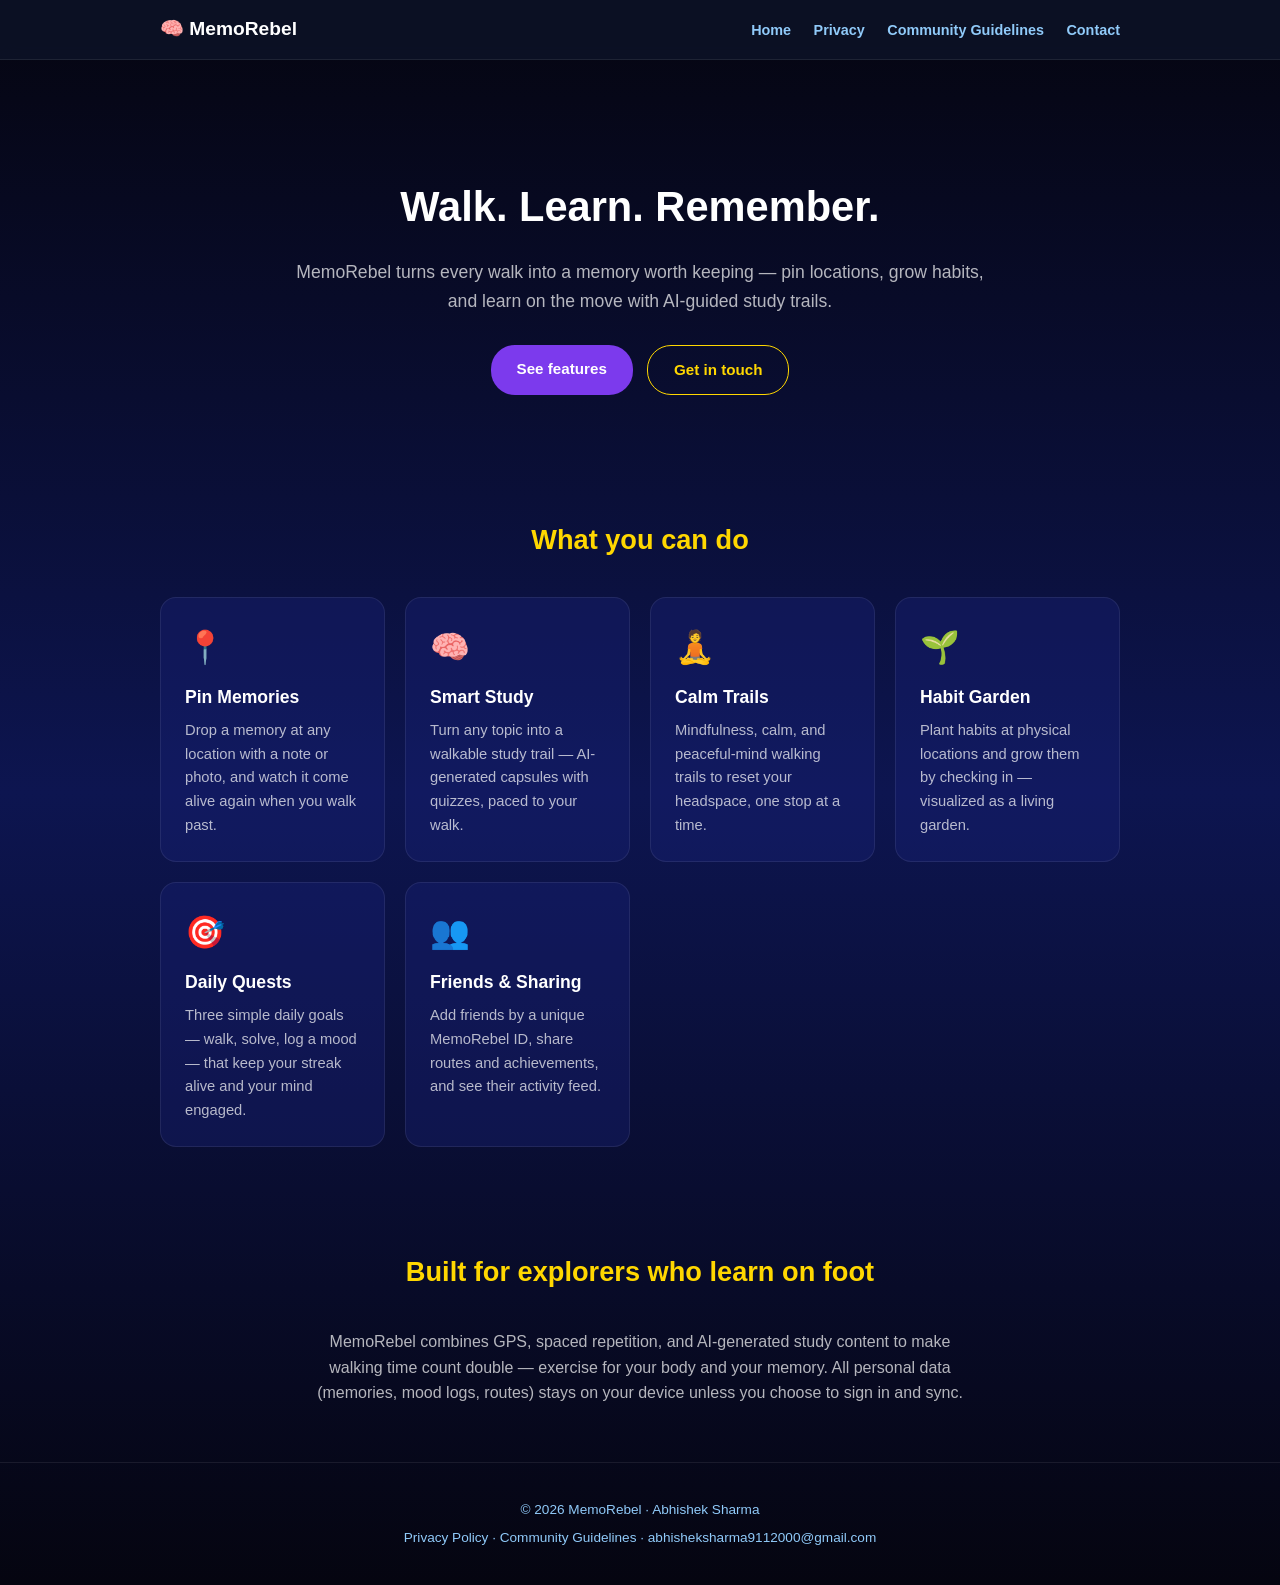
<file: index.html>
<!DOCTYPE html>
<html lang="en">
<head>
<meta charset="UTF-8">
<meta name="viewport" content="width=device-width, initial-scale=1.0">
<title>MemoRebel — Walk. Learn. Remember.</title>
<meta name="description" content="MemoRebel turns your walks into memory-pinning, habit-building, AI-powered learning journeys.">
<link rel="stylesheet" href="style.css">
</head>
<body>

<header class="nav">
  <div class="nav-inner">
    <a href="index.html" class="brand">🧠 MemoRebel</a>
    <nav>
      <a href="index.html">Home</a>
      <a href="privacy.html">Privacy</a>
      <a href="guidelines.html">Community Guidelines</a>
      <a href="mailto:abhisheksharma9112000@gmail.com">Contact</a>
    </nav>
  </div>
</header>

<section class="hero">
  <div class="hero-inner">
    <h1>Walk. Learn. Remember.</h1>
    <p class="tagline">MemoRebel turns every walk into a memory worth keeping — pin locations, grow habits,
       and learn on the move with AI-guided study trails.</p>
    <div class="cta-row">
      <a class="btn btn-primary" href="#features">See features</a>
      <a class="btn btn-outline" href="mailto:abhisheksharma9112000@gmail.com">Get in touch</a>
    </div>
  </div>
</section>

<section id="features" class="features">
  <div class="section-inner">
    <h2>What you can do</h2>
    <div class="grid">
      <div class="card">
        <div class="emoji">📍</div>
        <h3>Pin Memories</h3>
        <p>Drop a memory at any location with a note or photo, and watch it come alive again when you walk past.</p>
      </div>
      <div class="card">
        <div class="emoji">🧠</div>
        <h3>Smart Study</h3>
        <p>Turn any topic into a walkable study trail — AI-generated capsules with quizzes, paced to your walk.</p>
      </div>
      <div class="card">
        <div class="emoji">🧘</div>
        <h3>Calm Trails</h3>
        <p>Mindfulness, calm, and peaceful-mind walking trails to reset your headspace, one stop at a time.</p>
      </div>
      <div class="card">
        <div class="emoji">🌱</div>
        <h3>Habit Garden</h3>
        <p>Plant habits at physical locations and grow them by checking in — visualized as a living garden.</p>
      </div>
      <div class="card">
        <div class="emoji">🎯</div>
        <h3>Daily Quests</h3>
        <p>Three simple daily goals — walk, solve, log a mood — that keep your streak alive and your mind engaged.</p>
      </div>
      <div class="card">
        <div class="emoji">👥</div>
        <h3>Friends & Sharing</h3>
        <p>Add friends by a unique MemoRebel ID, share routes and achievements, and see their activity feed.</p>
      </div>
    </div>
  </div>
</section>

<section class="about">
  <div class="section-inner narrow">
    <h2>Built for explorers who learn on foot</h2>
    <p>MemoRebel combines GPS, spaced repetition, and AI-generated study content to make walking time count double —
       exercise for your body and your memory. All personal data (memories, mood logs, routes) stays on your device
       unless you choose to sign in and sync.</p>
  </div>
</section>

<footer class="footer">
  <div class="footer-inner">
    <p>© 2026 MemoRebel · Abhishek Sharma</p>
    <p>
      <a href="privacy.html">Privacy Policy</a> ·
      <a href="guidelines.html">Community Guidelines</a> ·
      <a href="mailto:abhisheksharma9112000@gmail.com">abhisheksharma9112000@gmail.com</a>
    </p>
  </div>
</footer>

</body>
</html>
</file>
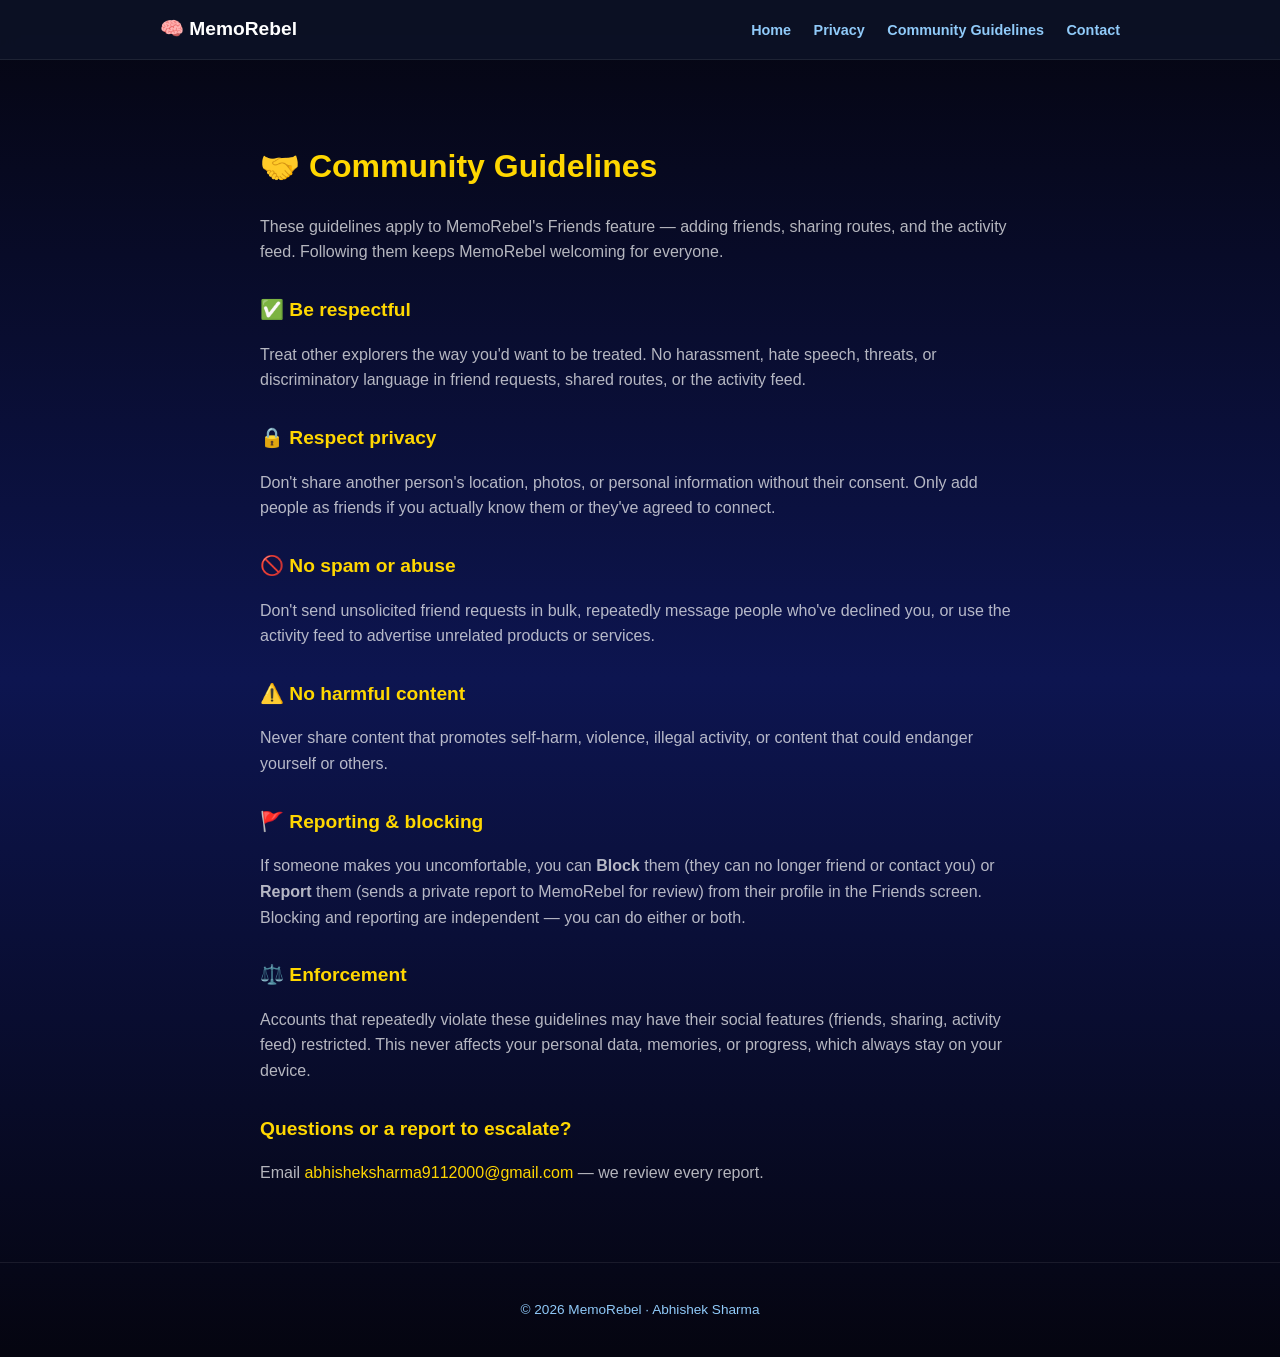
<file: guidelines.html>
<!DOCTYPE html>
<html lang="en">
<head>
<meta charset="UTF-8">
<meta name="viewport" content="width=device-width, initial-scale=1.0">
<title>Community Guidelines — MemoRebel</title>
<link rel="stylesheet" href="style.css">
</head>
<body>

<header class="nav">
  <div class="nav-inner">
    <a href="index.html" class="brand">🧠 MemoRebel</a>
    <nav>
      <a href="index.html">Home</a>
      <a href="privacy.html">Privacy</a>
      <a href="guidelines.html">Community Guidelines</a>
      <a href="mailto:abhisheksharma9112000@gmail.com">Contact</a>
    </nav>
  </div>
</header>

<main class="doc">
  <h1>🤝 Community Guidelines</h1>
  <p>These guidelines apply to MemoRebel's Friends feature — adding friends, sharing routes, and the activity feed.
     Following them keeps MemoRebel welcoming for everyone.</p>

  <h2>✅ Be respectful</h2>
  <p>Treat other explorers the way you'd want to be treated. No harassment, hate speech, threats, or discriminatory
     language in friend requests, shared routes, or the activity feed.</p>

  <h2>🔒 Respect privacy</h2>
  <p>Don't share another person's location, photos, or personal information without their consent. Only add people
     as friends if you actually know them or they've agreed to connect.</p>

  <h2>🚫 No spam or abuse</h2>
  <p>Don't send unsolicited friend requests in bulk, repeatedly message people who've declined you, or use the
     activity feed to advertise unrelated products or services.</p>

  <h2>⚠️ No harmful content</h2>
  <p>Never share content that promotes self-harm, violence, illegal activity, or content that could endanger
     yourself or others.</p>

  <h2>🚩 Reporting &amp; blocking</h2>
  <p>If someone makes you uncomfortable, you can <strong>Block</strong> them (they can no longer friend or contact
     you) or <strong>Report</strong> them (sends a private report to MemoRebel for review) from their profile in the
     Friends screen. Blocking and reporting are independent — you can do either or both.</p>

  <h2>⚖️ Enforcement</h2>
  <p>Accounts that repeatedly violate these guidelines may have their social features (friends, sharing, activity
     feed) restricted. This never affects your personal data, memories, or progress, which always stay on your
     device.</p>

  <h2>Questions or a report to escalate?</h2>
  <p>Email <a href="mailto:abhisheksharma9112000@gmail.com">abhisheksharma9112000@gmail.com</a> — we review every report.</p>
</main>

<footer class="footer">
  <div class="footer-inner">
    <p>© 2026 MemoRebel · Abhishek Sharma</p>
  </div>
</footer>

</body>
</html>
</file>
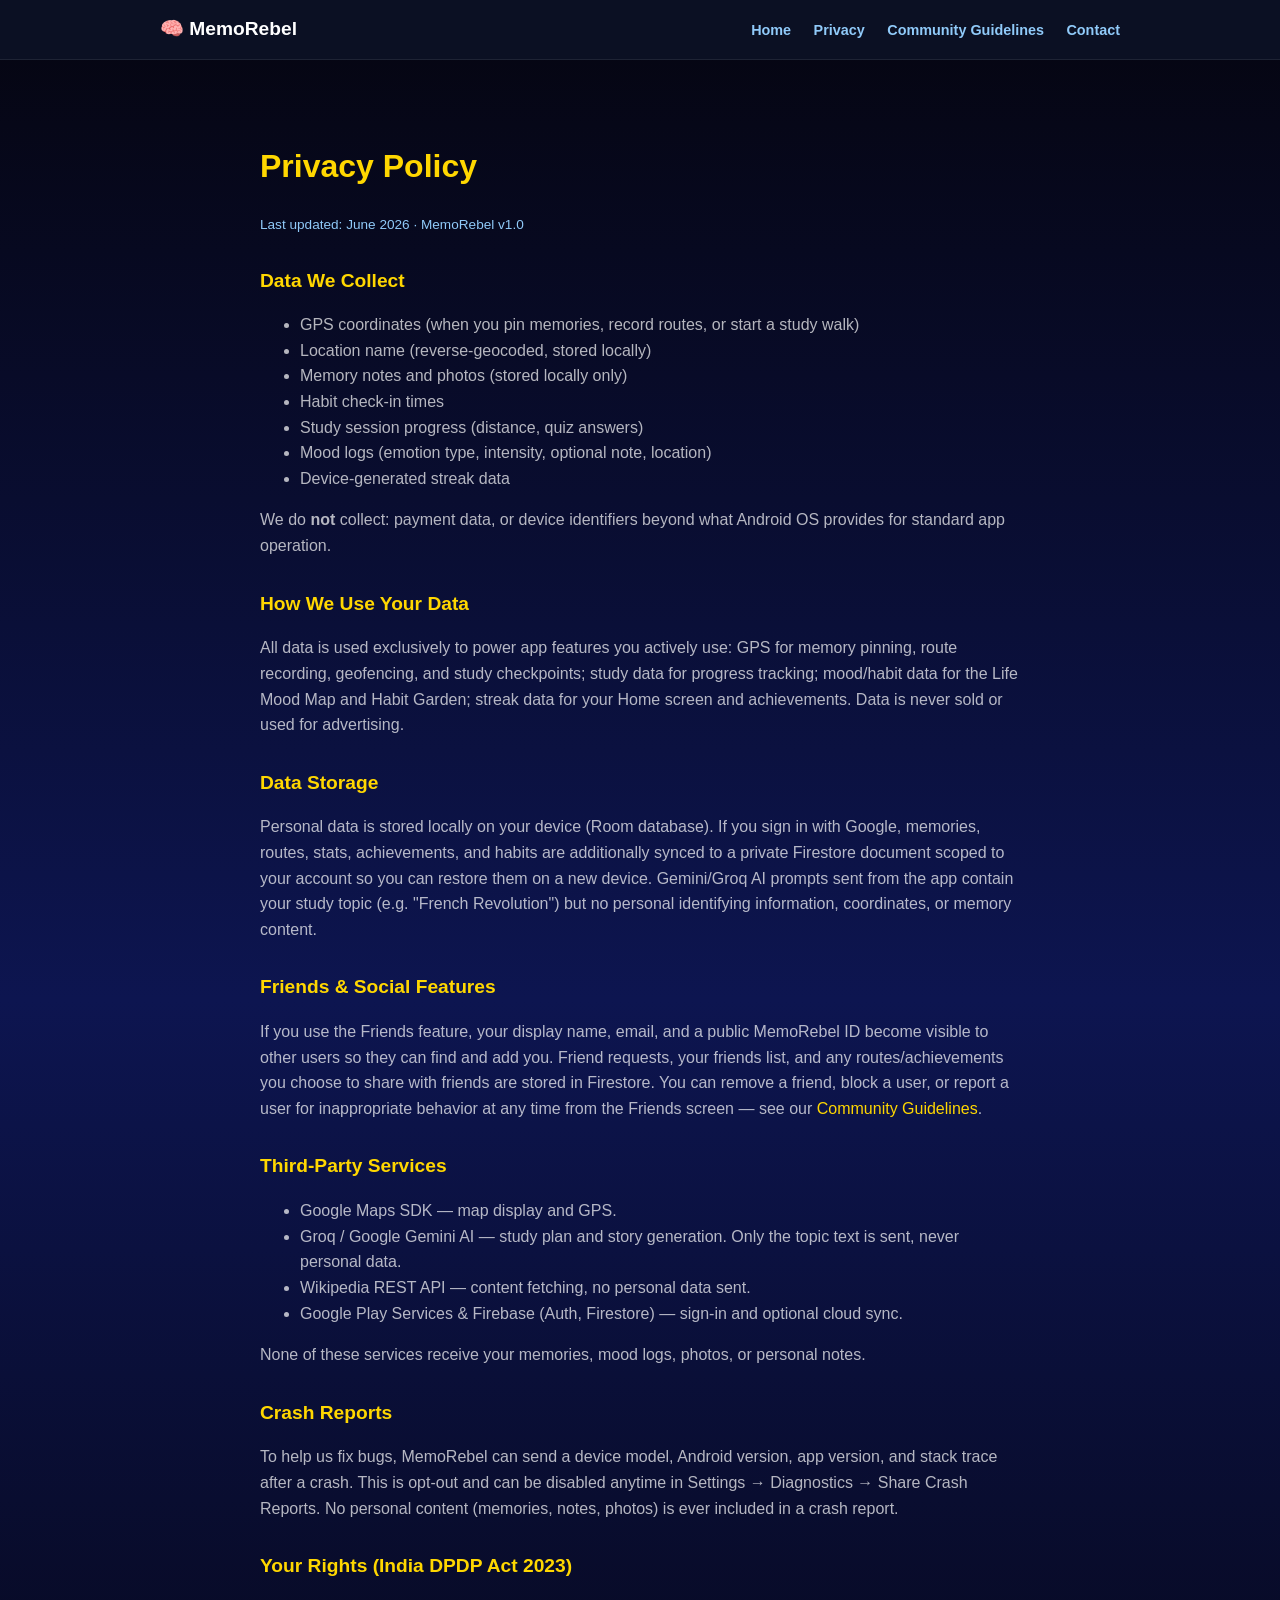
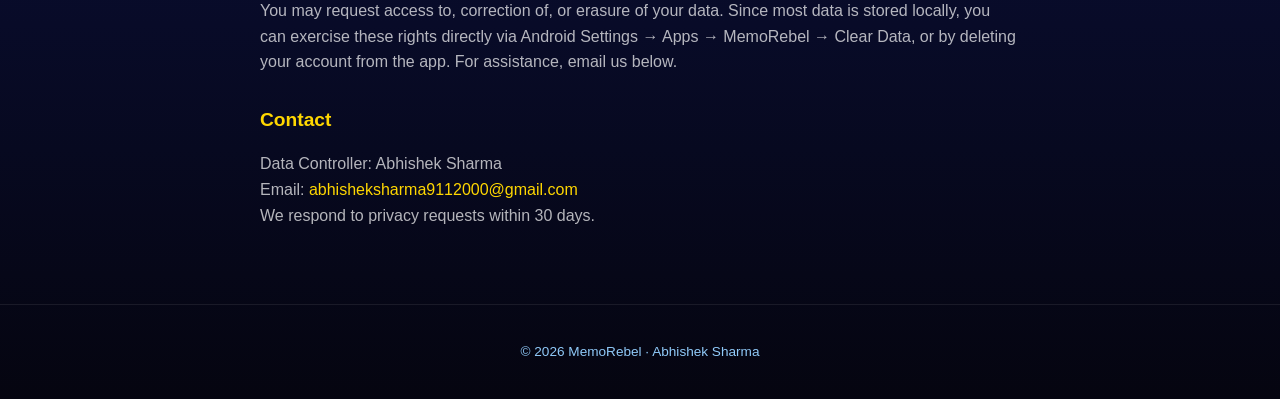
<file: privacy.html>
<!DOCTYPE html>
<html lang="en">
<head>
<meta charset="UTF-8">
<meta name="viewport" content="width=device-width, initial-scale=1.0">
<title>Privacy Policy — MemoRebel</title>
<link rel="stylesheet" href="style.css">
</head>
<body>

<header class="nav">
  <div class="nav-inner">
    <a href="index.html" class="brand">🧠 MemoRebel</a>
    <nav>
      <a href="index.html">Home</a>
      <a href="privacy.html">Privacy</a>
      <a href="guidelines.html">Community Guidelines</a>
      <a href="mailto:abhisheksharma9112000@gmail.com">Contact</a>
    </nav>
  </div>
</header>

<main class="doc">
  <h1>Privacy Policy</h1>
  <p class="updated">Last updated: June 2026 · MemoRebel v1.0</p>

  <h2>Data We Collect</h2>
  <ul>
    <li>GPS coordinates (when you pin memories, record routes, or start a study walk)</li>
    <li>Location name (reverse-geocoded, stored locally)</li>
    <li>Memory notes and photos (stored locally only)</li>
    <li>Habit check-in times</li>
    <li>Study session progress (distance, quiz answers)</li>
    <li>Mood logs (emotion type, intensity, optional note, location)</li>
    <li>Device-generated streak data</li>
  </ul>
  <p>We do <strong>not</strong> collect: payment data, or device identifiers beyond what Android OS provides for standard app operation.</p>

  <h2>How We Use Your Data</h2>
  <p>All data is used exclusively to power app features you actively use: GPS for memory pinning, route recording,
     geofencing, and study checkpoints; study data for progress tracking; mood/habit data for the Life Mood Map and
     Habit Garden; streak data for your Home screen and achievements. Data is never sold or used for advertising.</p>

  <h2>Data Storage</h2>
  <p>Personal data is stored locally on your device (Room database). If you sign in with Google, memories, routes,
     stats, achievements, and habits are additionally synced to a private Firestore document scoped to your account
     so you can restore them on a new device. Gemini/Groq AI prompts sent from the app contain your study topic
     (e.g. "French Revolution") but no personal identifying information, coordinates, or memory content.</p>

  <h2>Friends & Social Features</h2>
  <p>If you use the Friends feature, your display name, email, and a public MemoRebel ID become visible to other
     users so they can find and add you. Friend requests, your friends list, and any routes/achievements you choose
     to share with friends are stored in Firestore. You can remove a friend, block a user, or report a user for
     inappropriate behavior at any time from the Friends screen — see our
     <a href="guidelines.html">Community Guidelines</a>.</p>

  <h2>Third-Party Services</h2>
  <ul>
    <li>Google Maps SDK — map display and GPS.</li>
    <li>Groq / Google Gemini AI — study plan and story generation. Only the topic text is sent, never personal data.</li>
    <li>Wikipedia REST API — content fetching, no personal data sent.</li>
    <li>Google Play Services &amp; Firebase (Auth, Firestore) — sign-in and optional cloud sync.</li>
  </ul>
  <p>None of these services receive your memories, mood logs, photos, or personal notes.</p>

  <h2>Crash Reports</h2>
  <p>To help us fix bugs, MemoRebel can send a device model, Android version, app version, and stack trace after a
     crash. This is opt-out and can be disabled anytime in Settings → Diagnostics → Share Crash Reports. No personal
     content (memories, notes, photos) is ever included in a crash report.</p>

  <h2>Your Rights (India DPDP Act 2023)</h2>
  <p>You may request access to, correction of, or erasure of your data. Since most data is stored locally, you can
     exercise these rights directly via Android Settings → Apps → MemoRebel → Clear Data, or by deleting your account
     from the app. For assistance, email us below.</p>

  <h2>Contact</h2>
  <p>Data Controller: Abhishek Sharma<br>
     Email: <a href="mailto:abhisheksharma9112000@gmail.com">abhisheksharma9112000@gmail.com</a><br>
     We respond to privacy requests within 30 days.</p>
</main>

<footer class="footer">
  <div class="footer-inner">
    <p>© 2026 MemoRebel · Abhishek Sharma</p>
  </div>
</footer>

</body>
</html>
</file>
<file: style.css>
:root {
  --navy: #0D1226;
  --navy-light: #1A237E;
  --gold: #FFD700;
  --purple: #7C3AED;
  --cyan: #00BCD4;
  --gray: #90CAF9;
  --text-muted: rgba(255,255,255,0.7);
}

* { box-sizing: border-box; }

body {
  margin: 0;
  font-family: -apple-system, BlinkMacSystemFont, "Segoe UI", Roboto, Helvetica, Arial, sans-serif;
  background: linear-gradient(180deg, #050510 0%, #0D1550 50%, #050510 100%);
  color: #fff;
  line-height: 1.6;
}

a { color: var(--gold); text-decoration: none; }
a:hover { text-decoration: underline; }

.nav {
  position: sticky;
  top: 0;
  background: rgba(13, 18, 38, 0.9);
  backdrop-filter: blur(8px);
  border-bottom: 1px solid rgba(255,255,255,0.08);
  z-index: 10;
}
.nav-inner {
  max-width: 1000px;
  margin: 0 auto;
  padding: 14px 20px;
  display: flex;
  justify-content: space-between;
  align-items: center;
  flex-wrap: wrap;
  gap: 10px;
}
.brand { font-size: 1.2rem; font-weight: 800; color: #fff; }
.nav-inner nav a { margin-left: 18px; color: var(--gray); font-size: 0.9rem; font-weight: 600; }
.nav-inner nav a:first-child { margin-left: 0; }

.hero {
  padding: 80px 20px 60px;
  text-align: center;
}
.hero-inner { max-width: 700px; margin: 0 auto; }
.hero h1 { font-size: 2.6rem; font-weight: 800; margin-bottom: 16px; }
.tagline { color: var(--text-muted); font-size: 1.1rem; margin-bottom: 30px; }

.cta-row { display: flex; justify-content: center; gap: 14px; flex-wrap: wrap; }
.btn {
  padding: 12px 26px;
  border-radius: 24px;
  font-weight: 700;
  font-size: 0.95rem;
  display: inline-block;
}
.btn-primary { background: var(--purple); color: #fff; }
.btn-primary:hover { background: #6d28d9; text-decoration: none; }
.btn-outline { border: 1.5px solid var(--gold); color: var(--gold); }
.btn-outline:hover { background: rgba(255,215,0,0.1); text-decoration: none; }

.section-inner { max-width: 1000px; margin: 0 auto; padding: 40px 20px; }
.section-inner.narrow { max-width: 700px; }

.features h2, .about h2 { font-size: 1.7rem; text-align: center; margin-bottom: 36px; color: var(--gold); }

.grid {
  display: grid;
  grid-template-columns: repeat(auto-fit, minmax(220px, 1fr));
  gap: 20px;
}
.card {
  background: rgba(26, 35, 126, 0.35);
  border: 1px solid rgba(255,255,255,0.08);
  border-radius: 16px;
  padding: 24px;
}
.card .emoji { font-size: 2rem; margin-bottom: 10px; }
.card h3 { margin: 0 0 8px; font-size: 1.1rem; }
.card p { margin: 0; color: var(--text-muted); font-size: 0.92rem; }

.about { text-align: center; }
.about p { color: var(--text-muted); }

.footer {
  border-top: 1px solid rgba(255,255,255,0.08);
  padding: 30px 20px;
  text-align: center;
  color: var(--gray);
  font-size: 0.85rem;
}
.footer a { color: var(--gray); }
.footer-inner p { margin: 6px 0; }

.doc {
  max-width: 800px;
  margin: 0 auto;
  padding: 60px 20px;
}
.doc h1 { color: var(--gold); font-size: 2rem; }
.doc h2 { color: var(--gold); font-size: 1.2rem; margin-top: 30px; }
.doc p, .doc li { color: var(--text-muted); }
.doc .updated { color: var(--gray); font-size: 0.85rem; }
</file>
